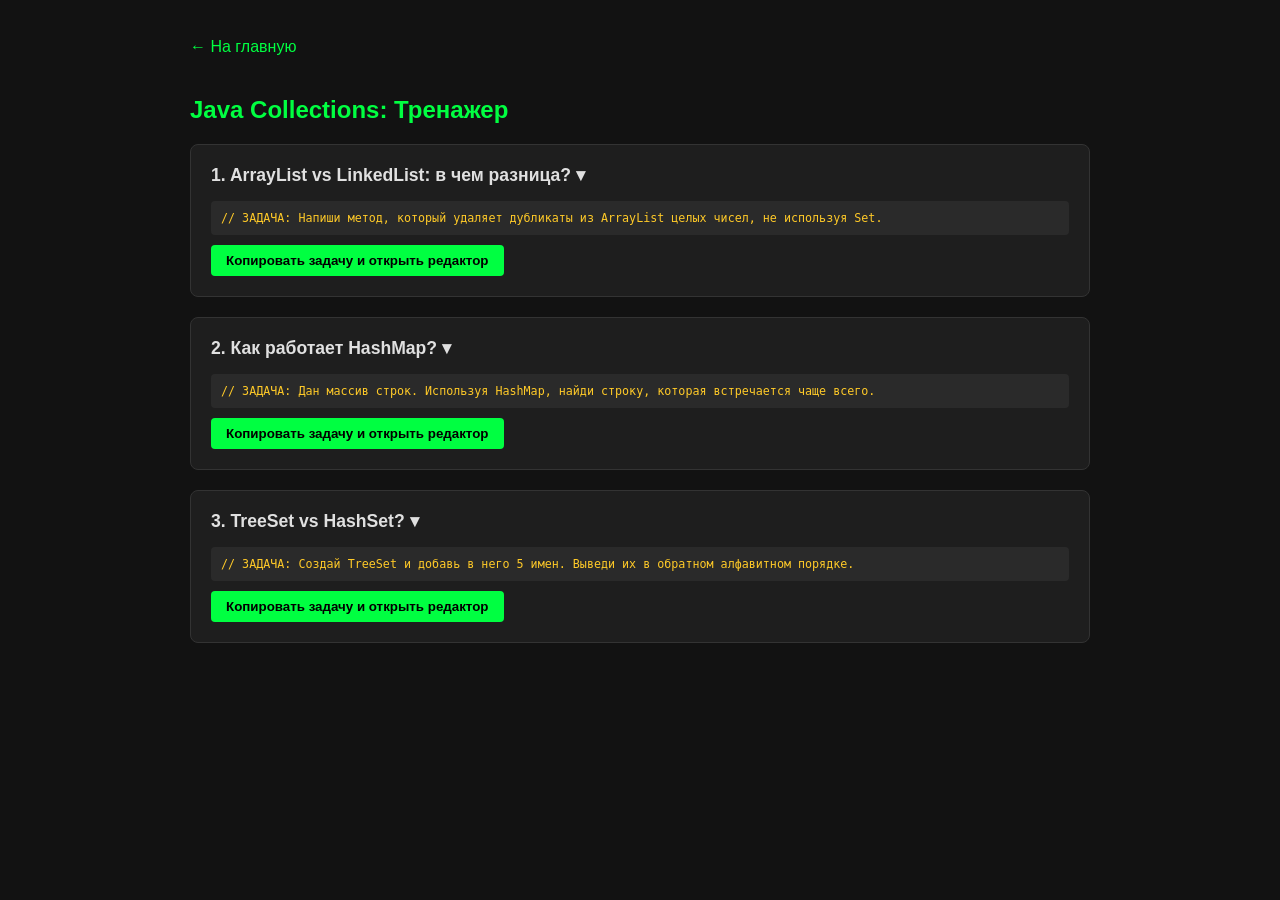
<file: src/main/resources/templates/collections.html>
<!DOCTYPE html>
<html lang="ru">
<head>
    <meta charset="UTF-8">
    <title>Java Collections - Interview Prep</title>
    <style>
        body { background-color: #121212; color: #e0e0e0; font-family: sans-serif; padding: 30px; }
        .container { max-width: 900px; margin: auto; }
        .back-link { color: #00ff41; text-decoration: none; margin-bottom: 20px; display: inline-block; }
        .card { background: #1e1e1e; margin-bottom: 20px; padding: 20px; border-radius: 8px; border: 1px solid #333; position: relative; }
        .card:hover { border-color: #00ff41; }
        .question { cursor: pointer; font-weight: bold; display: block; font-size: 1.1em; }
        .answer { display: none; margin-top: 15px; color: #00ff41; border-top: 1px solid #333; padding-top: 10px; font-style: italic; }
        .task-box { background: #2a2a2a; padding: 10px; margin-top: 15px; border-radius: 4px; font-family: monospace; font-size: 0.9em; color: #ffca28; }
        .copy-btn { margin-top: 10px; background: #00ff41; color: #000; border: none; padding: 8px 15px; border-radius: 4px; cursor: pointer; font-weight: bold; }
        .copy-btn:active { transform: scale(0.95); }
        h2 { color: #00ff41; }
    </style>
</head>
<body>
<div class="container">
    <a href="/main" class="back-link">← На главную</a>
    <h2>Java Collections: Тренажер</h2>

    <div class="card">
        <div class="question" onclick="toggleAnswer(this)">1. ArrayList vs LinkedList: в чем разница? ▾</div>
        <div class="answer">Ответ: ArrayList — массив (быстрый доступ), LinkedList — список (быстрая вставка в начало).</div>
        <div class="task-box" id="task1">// ЗАДАЧА: Напиши метод, который удаляет дубликаты из ArrayList целых чисел, не используя Set.</div>
        <button class="copy-btn" onclick="copyAndGo('task1')">Копировать задачу и открыть редактор</button>
    </div>

    <div class="card">
        <div class="question" onclick="toggleAnswer(this)">2. Как работает HashMap? ▾</div>
        <div class="answer">Ответ: Использует hashCode() для поиска корзины и equals() для поиска внутри корзины (связный список/дерево).</div>
        <div class="task-box" id="task2">// ЗАДАЧА: Дан массив строк. Используя HashMap, найди строку, которая встречается чаще всего.</div>
        <button class="copy-btn" onclick="copyAndGo('task2')">Копировать задачу и открыть редактор</button>
    </div>

    <div class="card">
        <div class="question" onclick="toggleAnswer(this)">3. TreeSet vs HashSet? ▾</div>
        <div class="answer">Ответ: HashSet не гарантирует порядок (O(1)), TreeSet хранит элементы в отсортированном виде (O(log n)).</div>
        <div class="task-box" id="task3">// ЗАДАЧА: Создай TreeSet и добавь в него 5 имен. Выведи их в обратном алфавитном порядке.</div>
        <button class="copy-btn" onclick="copyAndGo('task3')">Копировать задачу и открыть редактор</button>
    </div>
</div>

<script>
    function toggleAnswer(el) {
        const answer = el.nextElementSibling;
        answer.style.display = answer.style.display === 'block' ? 'none' : 'block';
    }

    function copyAndGo(taskId) {
        const text = document.getElementById(taskId).innerText;
        const fullCode = "public class Solution {\n    public static void main(String[] args) {\n        " + text + "\n    }\n}";

        navigator.clipboard.writeText(fullCode).then(() => {
            alert("Код задачи скопирован! Теперь нажми Ctrl+V в редакторе.");
            window.open("https://interview.cups.online/", "_blank");
        });
    }
</script>
</body>
</html>
</file>
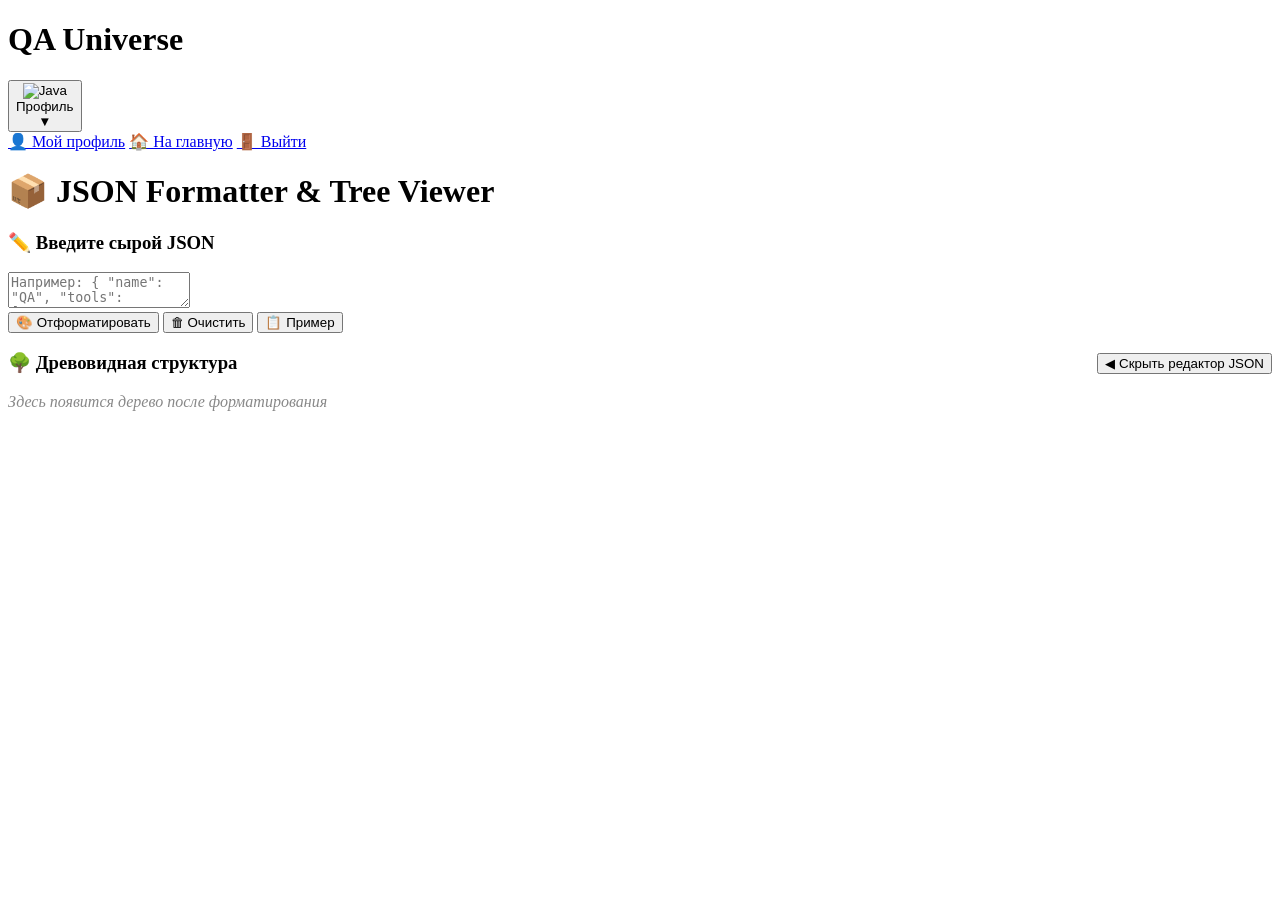
<file: src/main/resources/templates/json-formatter.html>
<!DOCTYPE html>
<html lang="ru" xmlns:th="http://www.w3.org/1999/xhtml">
<head>
  <meta charset="UTF-8">
  <title>JSON Formatter | QA Universe</title>
  <link rel="stylesheet" th:href="@{/css/json-formatter.css}">
</head>
<body>
<div class="floating-background"></div>

<!-- ФИКСИРОВАННЫЙ ХЕДЕР -->
<div class="fixed-header">
  <h1>QA Universe</h1>
  <div class="dropdown">
    <button class="dropbtn">
      <div class="avatar">
        <img th:src="@{/images/java-logo.png}" alt="Java" class="avatar-img">
      </div>
      <div class="avatar-info">
        <span class="avatar-name" th:text="${userName != null && userName != '' ? userName : 'Пользователь'}"></span>
        <span class="avatar-label">Профиль</span>
      </div>
      <span class="dropdown-arrow">▼</span>
    </button>
    <div class="dropdown-content">
      <a href="/profile">👤 Мой профиль</a>
      <a href="/main">🏠 На главную</a>
      <a href="/logout">🚪 Выйти</a>
    </div>
  </div>
</div>

<div class="container">
  <div>
    <h1>📦 JSON Formatter & Tree Viewer</h1>
  </div>
  <div class="editor-area">
    <div class="input-panel">
      <h3>✏️ Введите сырой JSON</h3>
      <textarea id="jsonInput" placeholder='Например: { "name": "QA", "tools": ["Postman", "RestAssured"] }'></textarea>
      <div class="button-group">
        <button id="formatBtn" class="btn btn-primary">🎨 Отформатировать</button>
        <button id="clearBtn" class="btn btn-danger">🗑 Очистить</button>
        <button id="exampleBtn" class="btn btn-primary">📋 Пример</button>
      </div>
      <div id="errorMsg" class="error-message"></div>
    </div>
    <div class="output-panel">
      <div style="display: flex; justify-content: space-between; align-items: center;">
        <h3>🌳 Древовидная структура</h3>
        <button
                id="togglePanelBtn"
                class="toggle-panel-btn"
                title="Свернуть/развернуть левую панель">◀ Скрыть редактор JSON
        </button>
      </div>

      <div id="jsonTreeContainer" class="json-viewer">
        <i style="color: #888;">Здесь появится дерево после форматирования</i>
      </div>
    </div>
  </div>
</div>

<script th:src="@{/js/main.js}"></script>
<script th:src="@{/js/json-formatter.js}"></script>
</body>
</html>
</file>
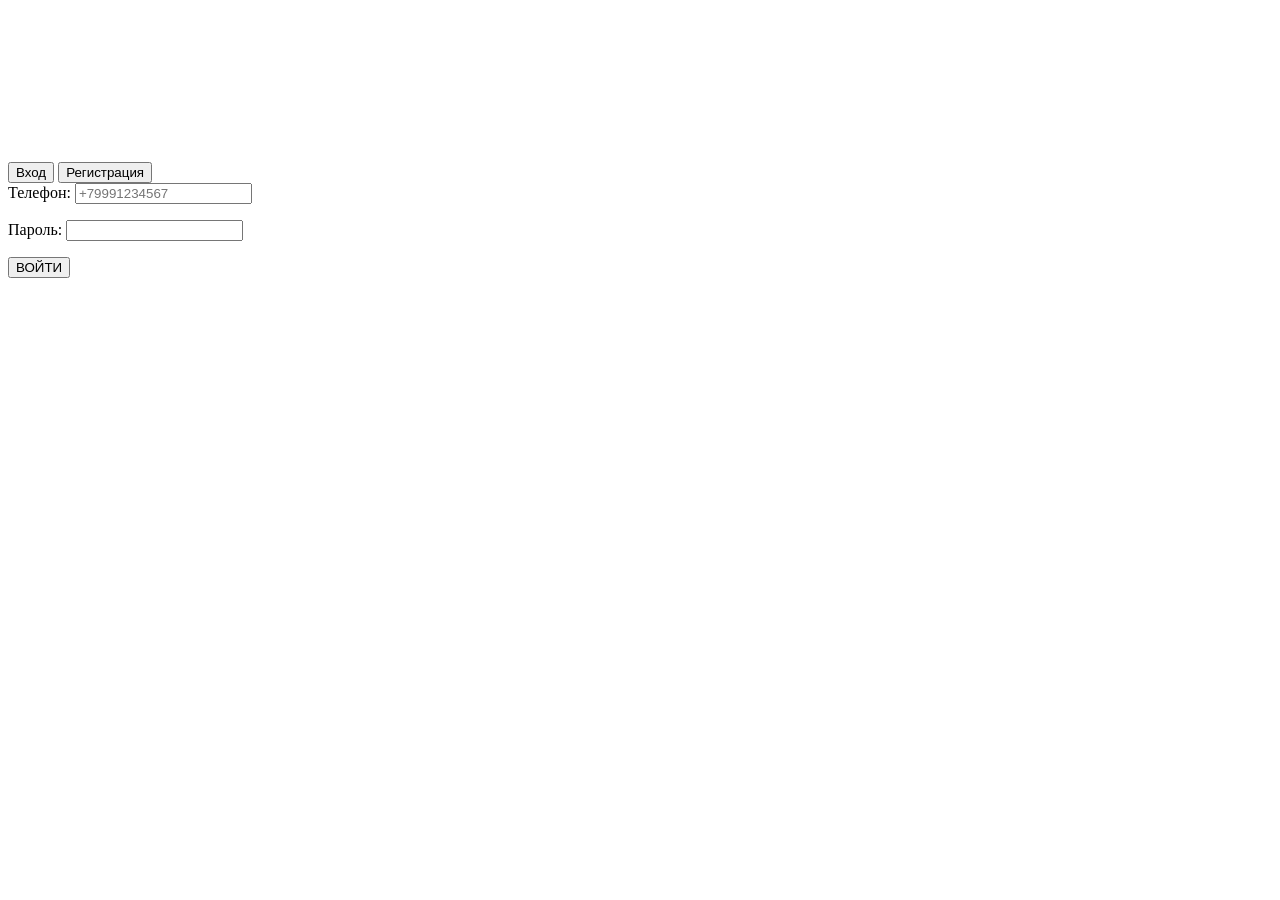
<file: src/main/resources/templates/login.html>
<!DOCTYPE html>
<html xmlns:th="http://www.thymeleaf.org" lang="ru">
<head>
  <meta charset="UTF-8">
  <title>QA Universe | Login</title>
  <link rel="stylesheet" th:href="@{/css/login.css}">
</head>
<body>
<canvas id="codeCanvas"></canvas>

<div class="login-card">
  <!-- Вкладки для переключения между формами -->
  <div class="tabs">
    <button id="loginTabBtn" class="tab-btn active">Вход</button>
    <button id="registerTabBtn" class="tab-btn">Регистрация</button>
  </div>

  <!-- ФОРМА ВХОДА -->
  <div id="loginForm" class="form-container">
    <form th:action="@{/login}" th:object="${loginRequest}" method="post">
      <div class="form-group">
        <label>Телефон:</label>
        <input type="text" th:field="*{phone}" placeholder="+79991234567">
        <p th:if="${#fields.hasErrors('phone')}" th:errors="*{phone}" class="error-text"></p>
      </div>
      <div class="form-group">
        <label>Пароль:</label>
        <input type="password" th:field="*{password}">
        <p th:if="${error}" th:text="${error}" class="error-text"></p>
      </div>
      <button type="submit">ВОЙТИ</button>
    </form>
  </div>

  <!-- ФОРМА РЕГИСТРАЦИИ -->
  <div id="registerForm" class="form-container" style="display: none;">
    <div class="form-group">
      <label>Телефон:</label>
      <input type="text" id="regPhone" placeholder="+79991234567">
      <p id="regPhoneError" class="error-text" style="display: none;"></p>
    </div>
    <div class="form-group">
      <label>Пароль (мин. 6 символов):</label>
      <input type="password" id="regPassword">
      <p id="regPasswordError" class="error-text" style="display: none;"></p>
    </div>
    <div class="form-group">
      <label>Повторите пароль:</label>
      <input type="password" id="regConfirmPassword">
      <p id="regConfirmError" class="error-text" style="display: none;"></p>
    </div>
    <button id="registerBtn">ЗАРЕГИСТРИРОВАТЬСЯ</button>
    <p id="registerMessage" class="success-text" style="display: none;"></p>
    <p id="registerError" class="error-text" style="display: none;"></p>
  </div>
</div>

<script th:src="@{/js/matrix-bg.js}"></script>
<script th:src="@{/js/login.js}"></script>

</body>
</html>
</file>
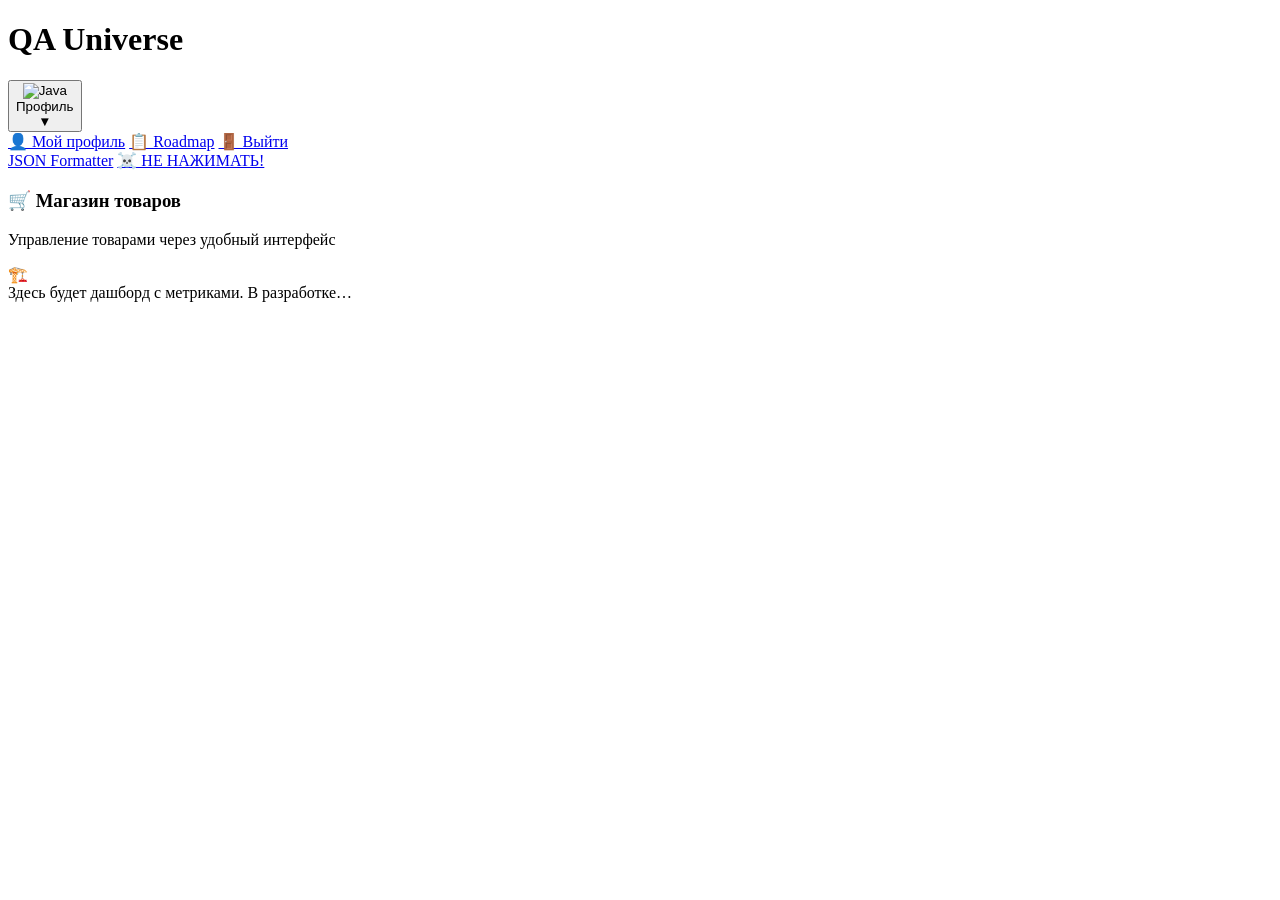
<file: src/main/resources/templates/main.html>
<!DOCTYPE html>
<html lang="ru" xmlns:th="http://www.w3.org/1999/xhtml">
<head>
    <meta charset="UTF-8">
    <title>Главная | QA Universe</title>
    <link rel="stylesheet" th:href="@{/css/main.css}">

</head>
<body>
<div class="floating-background"> </div>

<!-- ФИКСИРОВАННЫЙ ХЕДЕР -->
<div class="fixed-header">
    <h1>QA Universe</h1>
    <div class="dropdown">
        <button class="dropbtn">
            <div class="avatar">
                <img th:src="@{/images/java-logo.png}" alt="Java" class="avatar-img">
            </div>
            <div class="avatar-info">
                <span class="avatar-name" th:text="${userName != null && userName != '' ? userName : 'Пользователь'}"></span>
                <span class="avatar-label">Профиль</span>
            </div>
            <span class="dropdown-arrow">▼</span>
        </button>
        <div class="dropdown-content">
            <a href="/profile">👤 Мой профиль</a>
            <a href="/roadmap">📋 Roadmap</a>
            <a href="/logout">🚪 Выйти</a>
        </div>
    </div>
</div>

<!-- ОСНОВНОЙ КОНТЕЙНЕР -->
<div class="container">
    <div class="button-group">
        <a href="/json-formatter" class="json-btn">JSON Formatter</a>
        <a href="javascript:void(0)" id="virusBtn" class="virus-btn">☠️ НЕ НАЖИМАТЬ!</a>
    </div>

    <!-- Карточка с кнопкой "Магазин товаров" -->
    <div class="topic-card" style="margin-top: 20px; cursor: pointer;" onclick="window.location.href='/products-ui'">
        <h3>🛒 Магазин товаров</h3>
        <p>Управление товарами через удобный интерфейс</p>
    </div>

    <div class="dashboard-placeholder">
        <div class="placeholder-icon">🏗️</div>
        <div class="placeholder-text">Здесь будет дашборд с метриками. В разработке…</div>
    </div>
</div>
<div id="scaryOverlay" class="scary-overlay" style="display: none;">
    <div class="scary-message">
        <div class="blinking-text">
            ⚠️ ВНИМАНИЕ! ЗАПУЩЕНА СИСТЕМА УДАЛЕНИЯ ОПЕРАЦИОННОЙ СИСТЕМЫ! ⚠️
        </div>
        <div class="exclamation-marks">
            !!! !!! !!!
        </div>
    </div>
</div>
<script th:src="@{/js/main-bg.js}"></script>
<script th:src="@{/js/main.js}"></script>
</body>
</html>
</file>
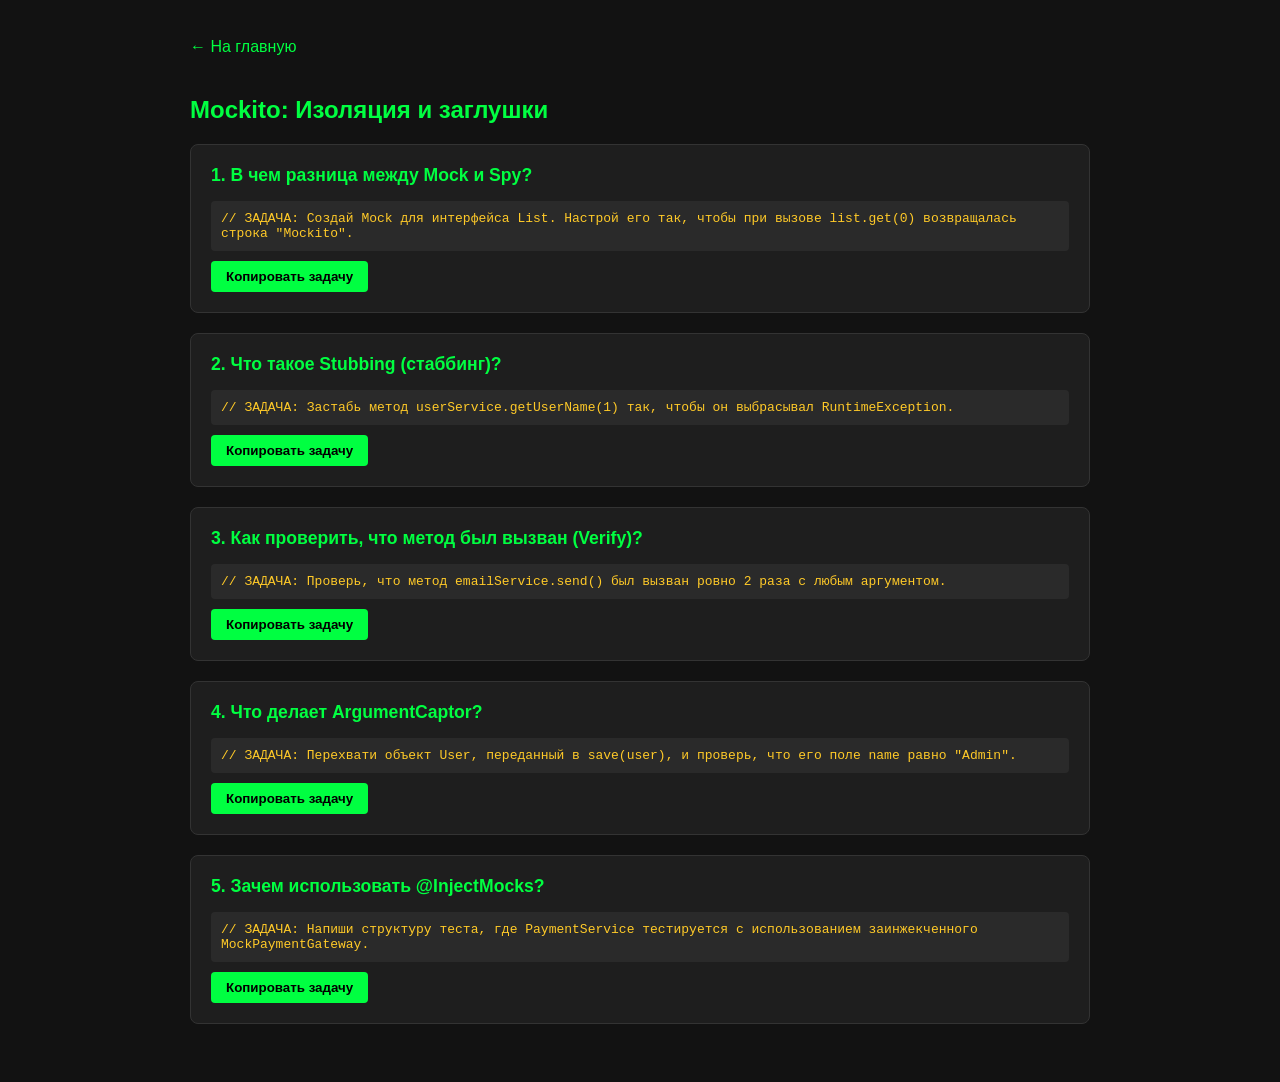
<file: src/main/resources/templates/mocks.html>
<!DOCTYPE html>
<html lang="ru">
<head>
    <meta charset="UTF-8">
    <title>Mocks & Stubs - Interview Prep</title>
    <style>
        body { background-color: #121212; color: #e0e0e0; font-family: sans-serif; padding: 30px; }
        .container { max-width: 900px; margin: auto; }
        .back-link { color: #00ff41; text-decoration: none; margin-bottom: 20px; display: inline-block; }
        .card { background: #1e1e1e; margin-bottom: 20px; padding: 20px; border-radius: 8px; border: 1px solid #333; }
        .question { cursor: pointer; font-weight: bold; font-size: 1.1em; color: #00ff41; }
        .answer { display: none; margin-top: 15px; color: #e0e0e0; border-left: 2px solid #00ff41; padding-left: 15px; font-style: italic; }
        .task-box { background: #2a2a2a; padding: 10px; margin-top: 15px; border-radius: 4px; font-family: monospace; color: #ffca28; }
        .copy-btn { margin-top: 10px; background: #00ff41; color: #000; border: none; padding: 8px 15px; border-radius: 4px; cursor: pointer; font-weight: bold; }
        h2 { color: #00ff41; }
    </style>
</head>
<body>
<div class="container">
    <a href="/main" class="back-link">← На главную</a>
    <h2>Mockito: Изоляция и заглушки</h2>

    <div class="card">
        <div class="question" onclick="toggle(this)">1. В чем разница между Mock и Spy?</div>
        <div class="answer">Ответ: Mock — это полная пустышка, все методы возвращают null/0. Spy — это обертка над реальным объектом, методы работают по-настоящему, если их не "застабить".</div>
        <div class="task-box" id="m1">// ЗАДАЧА: Создай Mock для интерфейса List. Настрой его так, чтобы при вызове list.get(0) возвращалась строка "Mockito".</div>
        <button class="copy-btn" onclick="copyAndGo('m1')">Копировать задачу</button>
    </div>

    <div class="card">
        <div class="question" onclick="toggle(this)">2. Что такое Stubbing (стаббинг)?</div>
        <div class="answer">Ответ: Это процесс жесткого задания поведения метода. Мы говорим: "Когда вызовут метод А с параметром Б, верни результат В". Используются конструкции when(...).thenReturn(...).</div>
        <div class="task-box" id="m2">// ЗАДАЧА: Застабь метод userService.getUserName(1) так, чтобы он выбрасывал RuntimeException.</div>
        <button class="copy-btn" onclick="copyAndGo('m2')">Копировать задачу</button>
    </div>

    <div class="card">
        <div class="question" onclick="toggle(this)">3. Как проверить, что метод был вызван (Verify)?</div>
        <div class="answer">Ответ: С помощью verify(mock).method(). Можно уточнить количество вызовов: times(1), never(), atLeastOnce().</div>
        <div class="task-box" id="m3">// ЗАДАЧА: Проверь, что метод emailService.send() был вызван ровно 2 раза с любым аргументом.</div>
        <button class="copy-btn" onclick="copyAndGo('m3')">Копировать задачу</button>
    </div>

    <div class="card">
        <div class="question" onclick="toggle(this)">4. Что делает ArgumentCaptor?</div>
        <div class="answer">Ответ: Он позволяет "перехватить" аргумент, который был передан в метод мока, чтобы потом проверить его внутренние поля через Assertions.</div>
        <div class="task-box" id="m4">// ЗАДАЧА: Перехвати объект User, переданный в save(user), и проверь, что его поле name равно "Admin".</div>
        <button class="copy-btn" onclick="copyAndGo('m4')">Копировать задачу</button>
    </div>

    <div class="card">
        <div class="question" onclick="toggle(this)">5. Зачем использовать @InjectMocks?</div>
        <div class="answer">Ответ: Эта аннотация автоматически создает тестируемый объект и подставляет (инжектит) в него все созданные моки (@Mock).</div>
        <div class="task-box" id="m5">// ЗАДАЧА: Напиши структуру теста, где PaymentService тестируется с использованием заинжекченного MockPaymentGateway.</div>
        <button class="copy-btn" onclick="copyAndGo('m5')">Копировать задачу</button>
    </div>
</div>

<script>
    function toggle(el) {
        const ans = el.nextElementSibling;
        ans.style.display = ans.style.display === 'block' ? 'none' : 'block';
    }
    function copyAndGo(id) {
        const code = document.getElementById(id).innerText;
        const template = "import static org.mockito.Mockito.*;\nimport org.mockito.*;\n\npublic class MockTest {\n    public static void main(String[] args) {\n        " + code + "\n    }\n}";
        navigator.clipboard.writeText(template).then(() => {
            alert("Задача скопирована! Не забудь выбрать Java на сайте.");
            window.open("https://interview.cups.online/", "_blank");
        });
    }
</script>
</body>
</html>
</file>
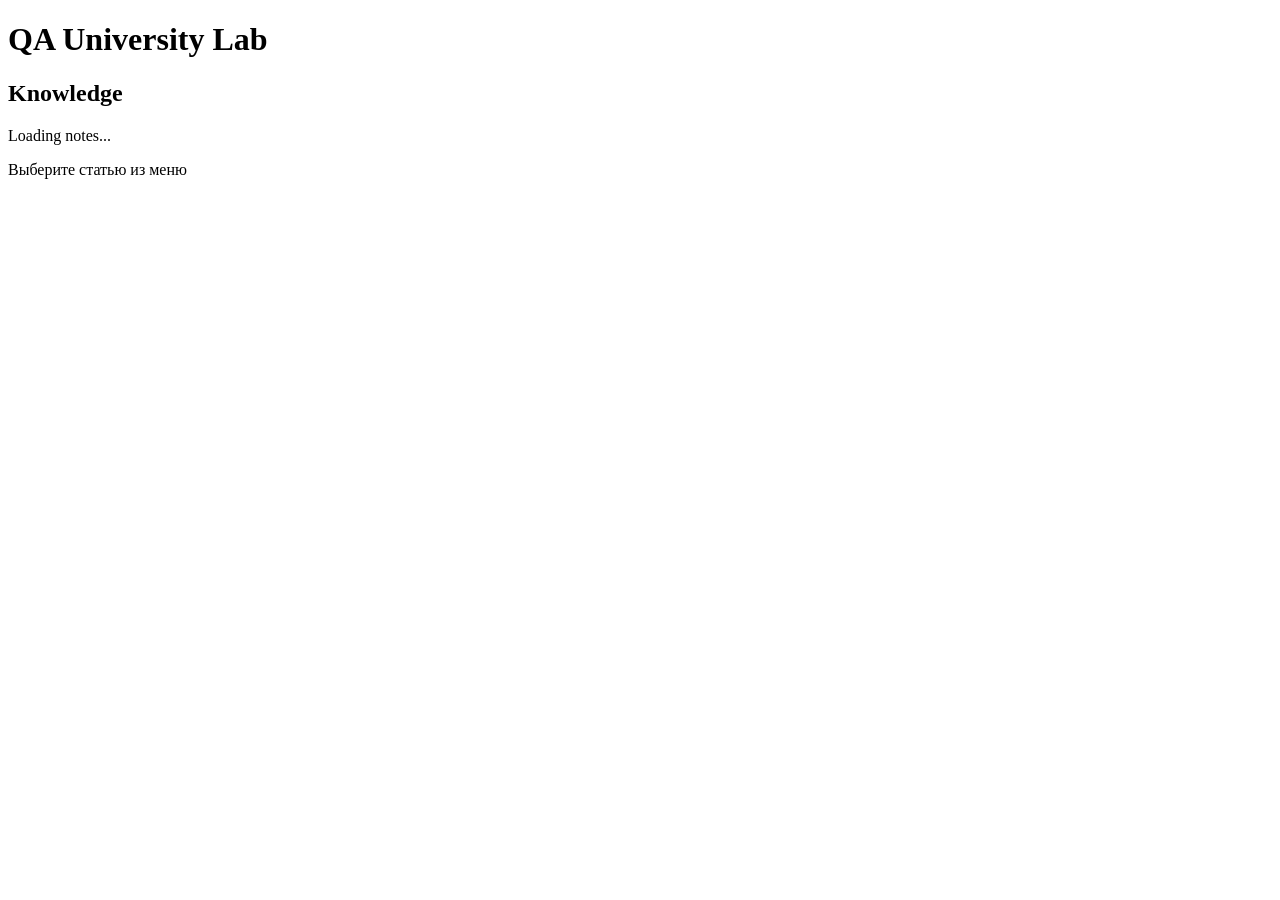
<file: src/main/resources/templates/notes.html>
<!DOCTYPE html>
<html lang="ru" xmlns:th="http://www.thymeleaf.org">
<head>
    <meta charset="UTF-8">
    <meta name="viewport" content="width=device-width, initial-scale=1.0">
    <title>QA University Lab</title>
    <link rel="stylesheet" th:href="@{/css/notes.css}">
</head>
<body>
    <header class="site-header">
        <h1>QA University Lab</h1>
    </header>

    <main class="page-layout">
        <aside class="sidebar">
            <nav class="sidebar-nav" aria-label="Knowledge categories">
                <h2>Knowledge</h2>
                <div id="sidebarContent" class="sidebar-content">
                    <p class="state-message loading-state">Loading notes...</p>
                </div>
            </nav>
        </aside>

        <section class="content-area" id="contentArea" aria-label="Note content">
            <article id="noteContent" class="note-content note-placeholder">
                <p>Выберите статью из меню</p>
            </article>
        </section>
    </main>

    <script th:src="@{/js/notes.js}"></script>
</body>
</html>
</file>
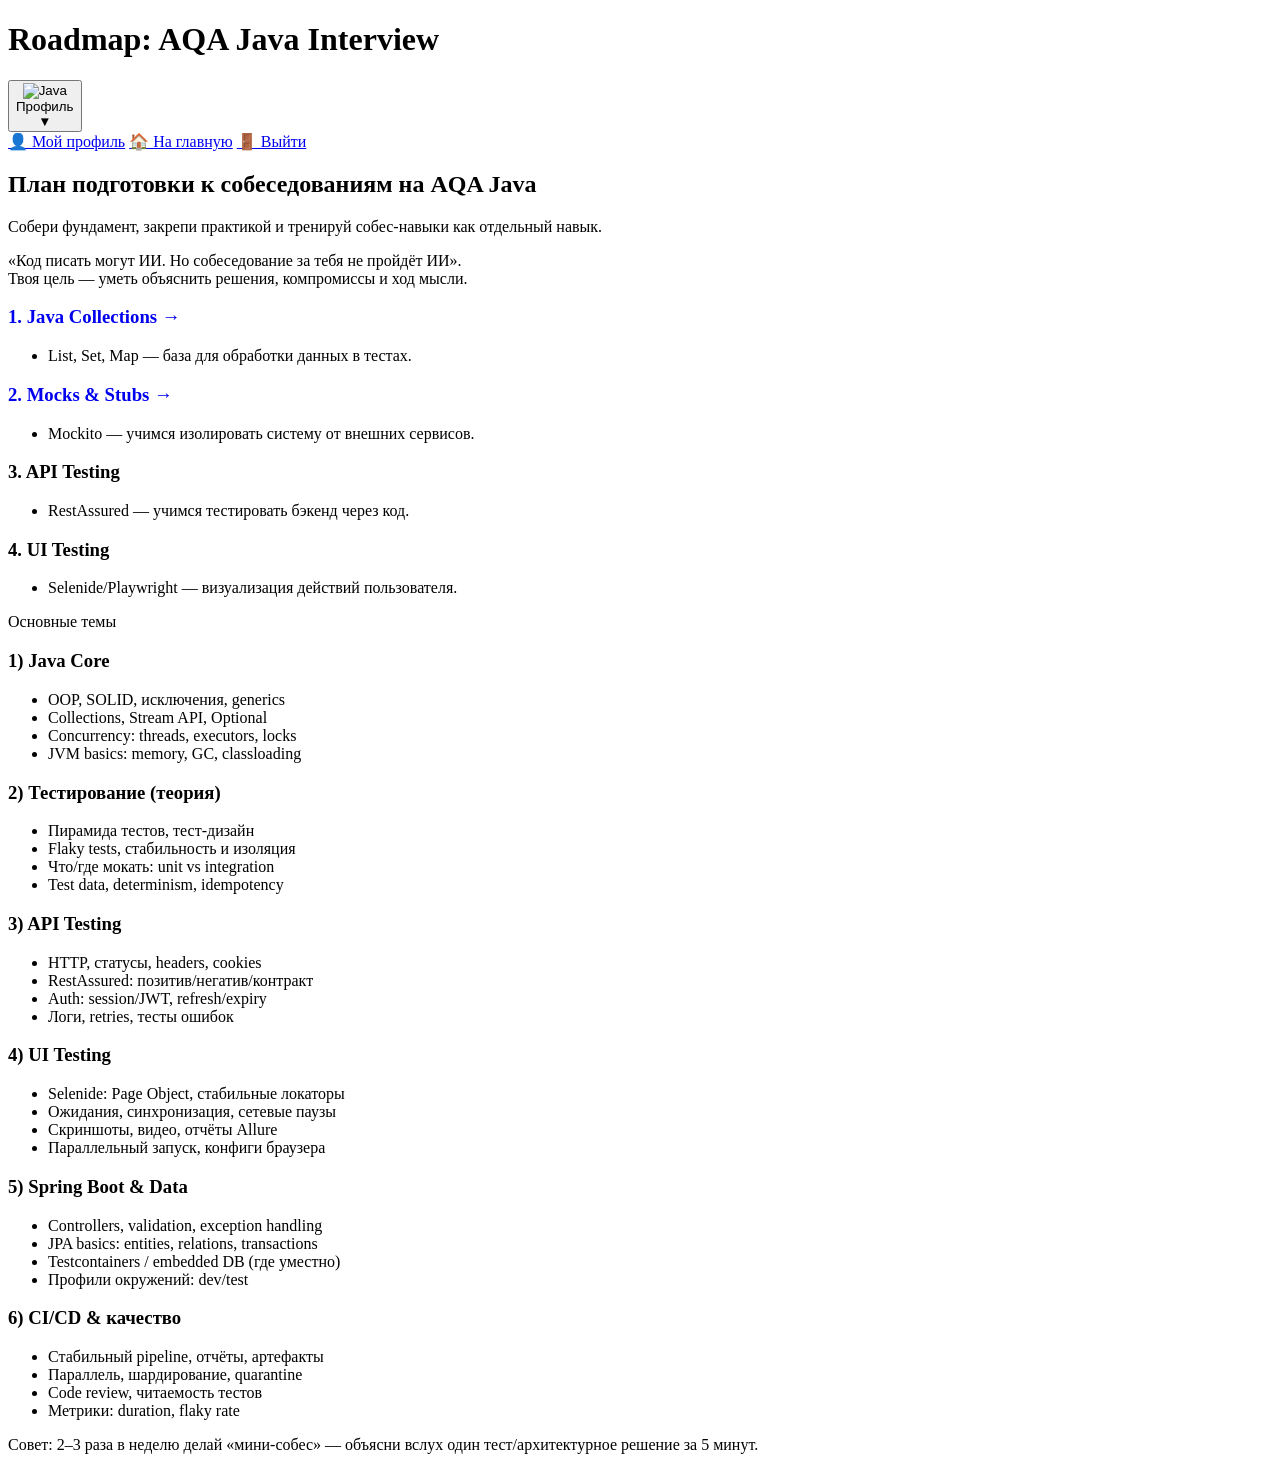
<file: src/main/resources/templates/roadmap.html>
<!DOCTYPE html>
<html lang="ru" xmlns:th="http://www.w3.org/1999/xhtml">
<head>
    <meta charset="UTF-8">
    <title>Roadmap | QA Universe</title>
    <link rel="stylesheet" th:href="@{/css/roadmap.css}">
</head>
<body>
<div class="floating-background"></div>

<div class="fixed-header">
    <h1>Roadmap: AQA Java Interview</h1>
    <div class="dropdown">
        <button class="dropbtn">
            <div class="avatar">
                <img th:src="@{/images/java-logo.png}" alt="Java" class="avatar-img">
            </div>
            <div class="avatar-info">
                <span class="avatar-name" th:text="${userName != null && userName != '' ? userName : 'Пользователь'}"></span>
                <span class="avatar-label">Профиль</span>
            </div>
            <span class="dropdown-arrow">▼</span>
        </button>
        <div class="dropdown-content">
            <a href="/profile">👤 Мой профиль</a>
            <a href="/main">🏠 На главную</a>
            <a href="/logout">🚪 Выйти</a>
        </div>
    </div>
</div>

<main class="container">
    <section class="hero">
        <h2>План подготовки к собеседованиям на AQA Java</h2>
        <p class="subtitle">Собери фундамент, закрепи практикой и тренируй собес‑навыки как отдельный навык.</p>
    </section>

    <section class="quote-card" aria-label="Цитата">
        <div class="quote-text">
            «Код писать могут ИИ. Но собеседование за тебя не пройдёт ИИ».
        </div>
        <div class="quote-sub">
            Твоя цель — уметь объяснить решения, компромиссы и ход мысли.
        </div>
    </section>

    <section class="topic-cards">
        <article class="topic-card">
            <a href="/collections" style="text-decoration: none;">
                <h3>1. Java Collections →</h3>
            </a>
            <ul><li>List, Set, Map — база для обработки данных в тестах.</li></ul>
        </article>
        <article class="topic-card">
            <a href="/mocks" style="text-decoration: none;">
                <h3>2. Mocks & Stubs →</h3>
            </a>
            <ul><li>Mockito — учимся изолировать систему от внешних сервисов.</li></ul>
        </article>
        <article class="topic-card">
            <h3>3. API Testing</h3>
            <ul><li>RestAssured — учимся тестировать бэкенд через код.</li></ul>
        </article>
        <article class="topic-card">
            <h3>4. UI Testing</h3>
            <ul><li>Selenide/Playwright — визуализация действий пользователя.</li></ul>
        </article>
    </section>

    <div class="section-divider">
        <div class="divider-line"></div>
        <div class="divider-text">Основные темы</div>
        <div class="divider-line"></div>
    </div>

    <section class="grid">
        <article class="card">
            <h3>1) Java Core</h3>
            <ul>
                <li>OOP, SOLID, исключения, generics</li>
                <li>Collections, Stream API, Optional</li>
                <li>Concurrency: threads, executors, locks</li>
                <li>JVM basics: memory, GC, classloading</li>
            </ul>
        </article>

        <article class="card">
            <h3>2) Тестирование (теория)</h3>
            <ul>
                <li>Пирамида тестов, тест‑дизайн</li>
                <li>Flaky tests, стабильность и изоляция</li>
                <li>Что/где мокать: unit vs integration</li>
                <li>Test data, determinism, idempotency</li>
            </ul>
        </article>

        <article class="card">
            <h3>3) API Testing</h3>
            <ul>
                <li>HTTP, статусы, headers, cookies</li>
                <li>RestAssured: позитив/негатив/контракт</li>
                <li>Auth: session/JWT, refresh/expiry</li>
                <li>Логи, retries, тесты ошибок</li>
            </ul>
        </article>

        <article class="card">
            <h3>4) UI Testing</h3>
            <ul>
                <li>Selenide: Page Object, стабильные локаторы</li>
                <li>Ожидания, синхронизация, сетевые паузы</li>
                <li>Скриншоты, видео, отчёты Allure</li>
                <li>Параллельный запуск, конфиги браузера</li>
            </ul>
        </article>

        <article class="card">
            <h3>5) Spring Boot & Data</h3>
            <ul>
                <li>Controllers, validation, exception handling</li>
                <li>JPA basics: entities, relations, transactions</li>
                <li>Testcontainers / embedded DB (где уместно)</li>
                <li>Профили окружений: dev/test</li>
            </ul>
        </article>

        <article class="card">
            <h3>6) CI/CD & качество</h3>
            <ul>
                <li>Стабильный pipeline, отчёты, артефакты</li>
                <li>Параллель, шардирование, quarantine</li>
                <li>Code review, читаемость тестов</li>
                <li>Метрики: duration, flaky rate</li>
            </ul>
        </article>
    </section>

    <section class="footer-note">
        <div class="footer-note-inner">
            Совет: 2–3 раза в неделю делай «мини‑собес» — объясни вслух один тест/архитектурное решение за 5 минут.
        </div>
    </section>
</main>

<script th:src="@{/js/main-bg.js}"></script>
<script th:src="@{/js/main.js}"></script>
</body>
</html>
</file>
